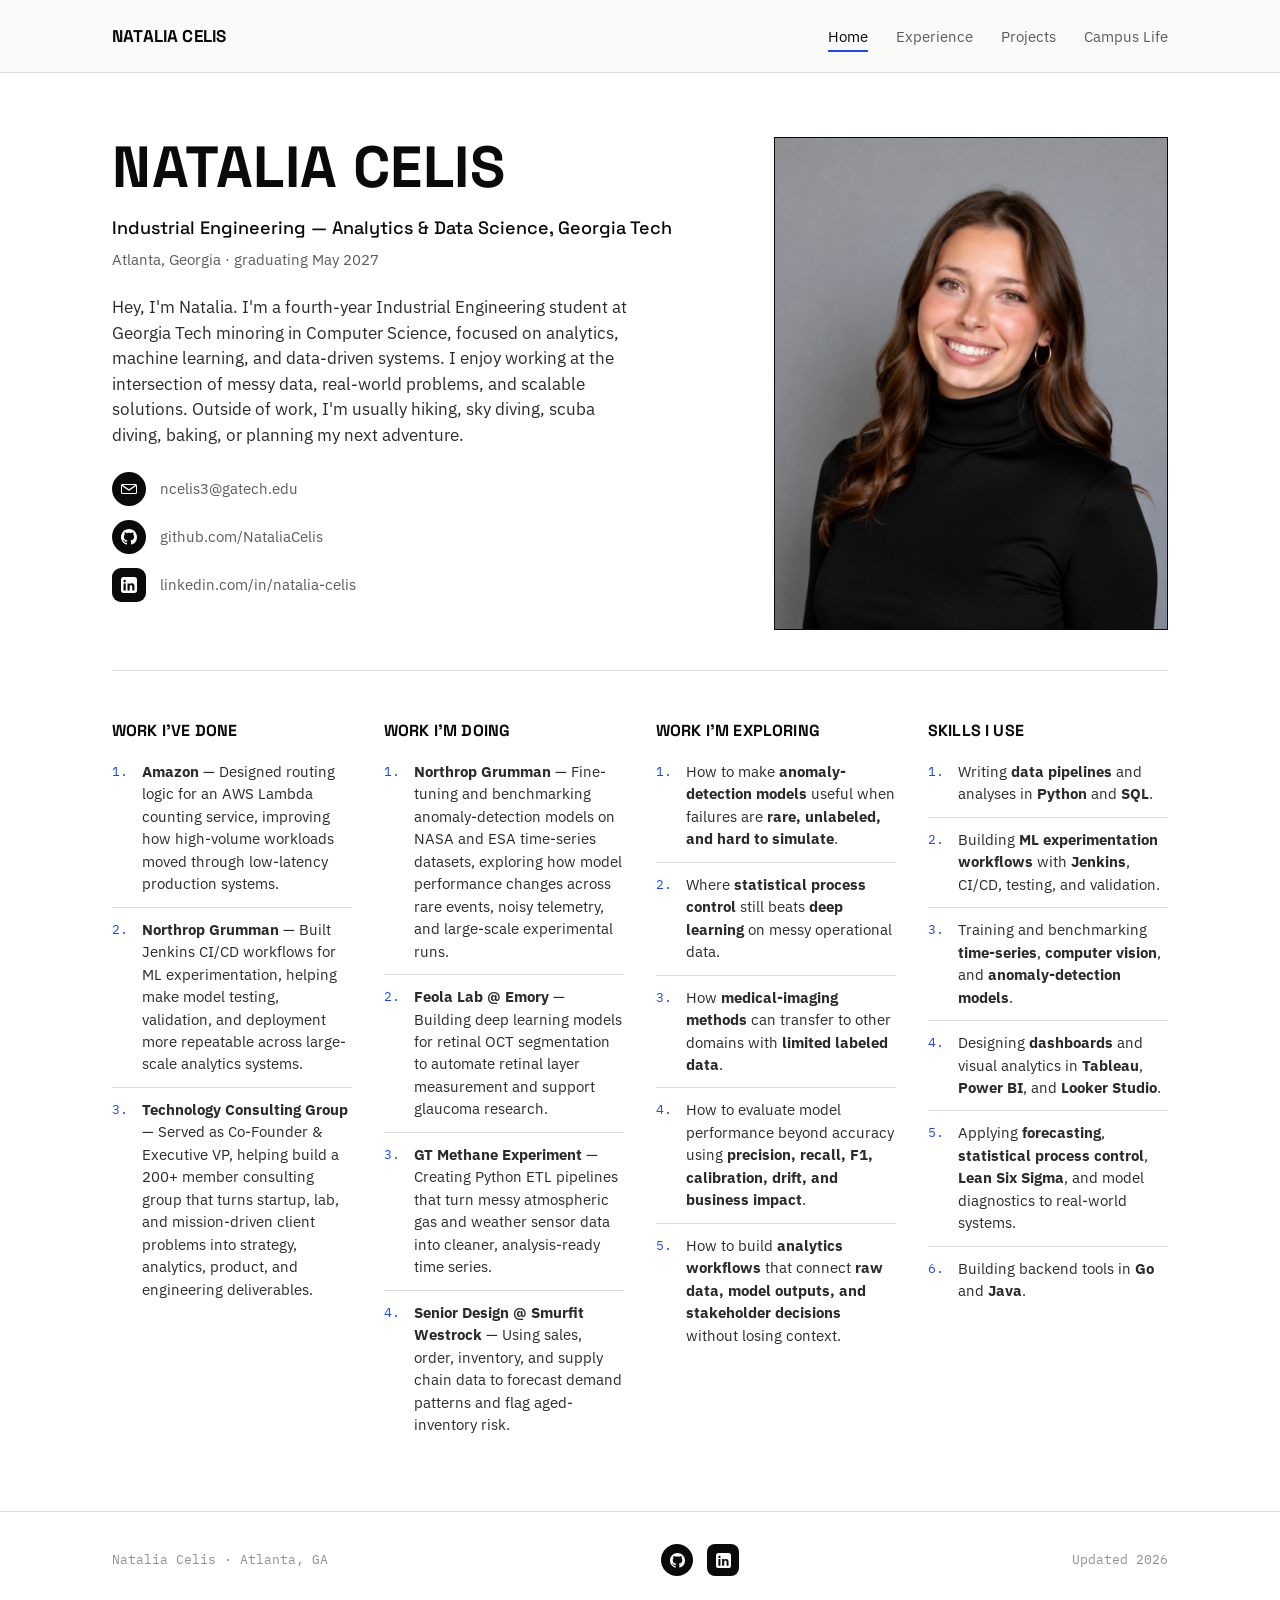
<file: index.html>
<!DOCTYPE html>
<html lang="en">
<head>
  <meta charset="UTF-8">
  <meta name="viewport" content="width=device-width, initial-scale=1.0">
  <title>Natalia Celis — Industrial Engineering, Analytics &amp; Data</title>
  <meta name="description" content="Natalia Celis — Industrial Engineering student at Georgia Tech, concentrating in Analytics and Data Science. Data analytics experience at Northrop Grumman, Amazon, and Emory.">
  <link rel="icon" type="image/svg+xml" href="images/favicon.svg">
  <link rel="stylesheet" href="css/style.css">
</head>
<body>

<header class="site-header">
  <div class="wrap">
    <a href="index.html" class="mark">Natalia Celis</a>
    <nav class="primary">
      <ul>
        <li><a href="index.html" class="active">Home</a></li>
        <li><a href="experience.html">Experience</a></li>
        <li><a href="projects.html">Projects</a></li>
        <li><a href="campus.html">Campus Life</a></li>
      </ul>
    </nav>
    <button class="nav-toggle" aria-label="Toggle menu"><span></span></button>
  </div>
</header>

<main>
  <div class="wrap">

    <section class="hero">
      <div>
        <h1>Natalia Celis</h1>
        <p class="role-line">Industrial Engineering — Analytics &amp; Data Science, Georgia Tech</p>
        <p class="loc-line">Atlanta, Georgia · graduating May 2027</p>
        <p class="intro">Hey, I'm Natalia. I'm a fourth-year Industrial Engineering student at Georgia Tech minoring in Computer Science, focused on analytics, machine learning, and data-driven systems. I enjoy working at the intersection of messy data, real-world problems, and scalable solutions. Outside of work, I'm usually hiking, sky diving, scuba diving, baking, or planning my next adventure.</p>
        <div class="contact-icons">
          <a href="mailto:ncelis3@gatech.edu">
            <span class="icon"><svg viewBox="0 0 16 16" width="16" height="16" xmlns="http://www.w3.org/2000/svg"><path d="M1.5 3A1.5 1.5 0 0 0 0 4.5v7A1.5 1.5 0 0 0 1.5 13h13a1.5 1.5 0 0 0 1.5-1.5v-7A1.5 1.5 0 0 0 14.5 3h-13zm.35 1h12.3L8 8.15 1.85 4zM1 5.1l6.7 4.53a.5.5 0 0 0 .6 0L15 5.1V11.5a.5.5 0 0 1-.5.5h-13a.5.5 0 0 1-.5-.5V5.1z"/></svg></span>
            ncelis3@gatech.edu
          </a>
          <a href="https://github.com/NataliaCelis" target="_blank" rel="noopener">
            <span class="icon"><svg viewBox="0 0 16 16" width="16" height="16" xmlns="http://www.w3.org/2000/svg"><path d="M8 0C3.58 0 0 3.58 0 8c0 3.54 2.29 6.53 5.47 7.59.4.07.55-.17.55-.38 0-.19-.01-.82-.01-1.49-2.01.37-2.53-.49-2.69-.94-.09-.23-.48-.94-.82-1.13-.28-.15-.68-.52-.01-.53.63-.01 1.08.58 1.23.82.72 1.21 1.87.87 2.33.66.07-.52.28-.87.51-1.07-1.78-.2-3.64-.89-3.64-3.95 0-.87.31-1.59.82-2.15-.08-.2-.36-1.02.08-2.12 0 0 .67-.21 2.2.82.64-.18 1.32-.27 2-.27.68 0 1.36.09 2 .27 1.53-1.04 2.2-.82 2.2-.82.44 1.1.16 1.92.08 2.12.51.56.82 1.27.82 2.15 0 3.07-1.87 3.75-3.65 3.95.29.25.54.73.54 1.48 0 1.07-.01 1.93-.01 2.2 0 .21.15.46.55.38A8.01 8.01 0 0 0 16 8c0-4.42-3.58-8-8-8z"/></svg></span>
            github.com/NataliaCelis
          </a>
          <a href="https://www.linkedin.com/in/natalia-celis/" target="_blank" rel="noopener">
            <span class="icon linkedin"><svg viewBox="0 0 16 16" width="16" height="16" xmlns="http://www.w3.org/2000/svg"><path d="M13.5 0h-11C1.12 0 0 1.12 0 2.5v11C0 14.88 1.12 16 2.5 16h11c1.38 0 2.5-1.12 2.5-2.5v-11C16 1.12 14.88 0 13.5 0zM4.75 13.5h-2.2v-7h2.2v7zM3.65 5.4a1.28 1.28 0 1 1 0-2.56 1.28 1.28 0 0 1 0 2.56zM13.5 13.5h-2.2v-3.6c0-.86-.02-1.96-1.2-1.96-1.2 0-1.38.94-1.38 1.9v3.66h-2.2v-7h2.11v.96h.03c.3-.56 1.02-1.15 2.1-1.15 2.25 0 2.66 1.48 2.66 3.4v3.79z"/></svg></span>
            linkedin.com/in/natalia-celis
          </a>
        </div>
      </div>
      <div>
        <div class="headshot-frame">
          <img src="images/headshot.PNG" alt="Portrait of Natalia Celis">
        </div>
      </div>
    </section>

    <section class="section">
      <div class="work-groups">
        <div>
          <h2>Work I've done</h2>
          <ul class="narrative-list compact">
            <li><span class="idx">1.</span><span><strong>Amazon</strong> — Designed routing logic for an AWS Lambda counting service, improving how high-volume workloads moved through low-latency production systems.</span></li>
            <li><span class="idx">2.</span><span><strong>Northrop Grumman</strong> — Built Jenkins CI/CD workflows for ML experimentation, helping make model testing, validation, and deployment more repeatable across large-scale analytics systems.</span></li>
            <li><span class="idx">3.</span><span><strong>Technology Consulting Group</strong> — Served as Co-Founder &amp; Executive VP, helping build a 200+ member consulting group that turns startup, lab, and mission-driven client problems into strategy, analytics, product, and engineering deliverables.</span></li>
          </ul>
        </div>

        <div>
          <h2>Work I'm doing</h2>
          <ul class="narrative-list compact">
            <li><span class="idx">1.</span><span><strong>Northrop Grumman</strong> — Fine-tuning and benchmarking anomaly-detection models on NASA and ESA time-series datasets, exploring how model performance changes across rare events, noisy telemetry, and large-scale experimental runs.</span></li>
            <li><span class="idx">2.</span><span><strong>Feola Lab @ Emory</strong> — Building deep learning models for retinal OCT segmentation to automate retinal layer measurement and support glaucoma research.</span></li>
            <li><span class="idx">3.</span><span><strong>GT Methane Experiment</strong> — Creating Python ETL pipelines that turn messy atmospheric gas and weather sensor data into cleaner, analysis-ready time series.</span></li>
            <li><span class="idx">4.</span><span><strong>Senior Design @ Smurfit Westrock</strong> — Using sales, order, inventory, and supply chain data to forecast demand patterns and flag aged-inventory risk.</span></li>
          </ul>
        </div>

        <div>
          <h2>Work I'm exploring</h2>
          <ul class="narrative-list compact">
            <li><span class="idx">1.</span><span>How to make <strong>anomaly-detection models</strong> useful when failures are <strong>rare, unlabeled, and hard to simulate</strong>.</span></li>
            <li><span class="idx">2.</span><span>Where <strong>statistical process control</strong> still beats <strong>deep learning</strong> on messy operational data.</span></li>
            <li><span class="idx">3.</span><span>How <strong>medical-imaging methods</strong> can transfer to other domains with <strong>limited labeled data</strong>.</span></li>
            <li><span class="idx">4.</span><span>How to evaluate model performance beyond accuracy using <strong>precision, recall, F1, calibration, drift, and business impact</strong>.</span></li>
            <li><span class="idx">5.</span><span>How to build <strong>analytics workflows</strong> that connect <strong>raw data, model outputs, and stakeholder decisions</strong> without losing context.</span></li>
          </ul>
        </div>

        <div>
          <h2>Skills I use</h2>
          <ul class="narrative-list compact">
            <li><span class="idx">1.</span><span>Writing <strong>data pipelines</strong> and analyses in <strong>Python</strong> and <strong>SQL</strong>.</span></li>
            <li><span class="idx">2.</span><span>Building <strong>ML experimentation workflows</strong> with <strong>Jenkins</strong>, CI/CD, testing, and validation.</span></li>
            <li><span class="idx">3.</span><span>Training and benchmarking <strong>time-series</strong>, <strong>computer vision</strong>, and <strong>anomaly-detection models</strong>.</span></li>
            <li><span class="idx">4.</span><span>Designing <strong>dashboards</strong> and visual analytics in <strong>Tableau</strong>, <strong>Power BI</strong>, and <strong>Looker Studio</strong>.</span></li>
            <li><span class="idx">5.</span><span>Applying <strong>forecasting</strong>, <strong>statistical process control</strong>, <strong>Lean Six Sigma</strong>, and model diagnostics to real-world systems.</span></li>
            <li><span class="idx">6.</span><span>Building backend tools in <strong>Go</strong> and <strong>Java</strong>.</span></li>
          </ul>
        </div>
      </div>
    </section>

  </div>
</main>

<footer class="site-footer">
  <div class="wrap">
    <span class="fine">Natalia Celis · Atlanta, GA</span>
    <div class="footer-icons">
      <a href="https://github.com/NataliaCelis" target="_blank" rel="noopener" aria-label="GitHub">
        <svg viewBox="0 0 16 16" width="16" height="16" xmlns="http://www.w3.org/2000/svg"><path d="M8 0C3.58 0 0 3.58 0 8c0 3.54 2.29 6.53 5.47 7.59.4.07.55-.17.55-.38 0-.19-.01-.82-.01-1.49-2.01.37-2.53-.49-2.69-.94-.09-.23-.48-.94-.82-1.13-.28-.15-.68-.52-.01-.53.63-.01 1.08.58 1.23.82.72 1.21 1.87.87 2.33.66.07-.52.28-.87.51-1.07-1.78-.2-3.64-.89-3.64-3.95 0-.87.31-1.59.82-2.15-.08-.2-.36-1.02.08-2.12 0 0 .67-.21 2.2.82.64-.18 1.32-.27 2-.27.68 0 1.36.09 2 .27 1.53-1.04 2.2-.82 2.2-.82.44 1.1.16 1.92.08 2.12.51.56.82 1.27.82 2.15 0 3.07-1.87 3.75-3.65 3.95.29.25.54.73.54 1.48 0 1.07-.01 1.93-.01 2.2 0 .21.15.46.55.38A8.01 8.01 0 0 0 16 8c0-4.42-3.58-8-8-8z"/></svg>
      </a>
      <a href="https://www.linkedin.com/in/natalia-celis/" target="_blank" rel="noopener" aria-label="LinkedIn" class="linkedin"><svg viewBox="0 0 16 16" width="16" height="16" xmlns="http://www.w3.org/2000/svg"><path d="M13.5 0h-11C1.12 0 0 1.12 0 2.5v11C0 14.88 1.12 16 2.5 16h11c1.38 0 2.5-1.12 2.5-2.5v-11C16 1.12 14.88 0 13.5 0zM4.75 13.5h-2.2v-7h2.2v7zM3.65 5.4a1.28 1.28 0 1 1 0-2.56 1.28 1.28 0 0 1 0 2.56zM13.5 13.5h-2.2v-3.6c0-.86-.02-1.96-1.2-1.96-1.2 0-1.38.94-1.38 1.9v3.66h-2.2v-7h2.11v.96h.03c.3-.56 1.02-1.15 2.1-1.15 2.25 0 2.66 1.48 2.66 3.4v3.79z"/></svg></a>
    </div>
    <span class="fine">Updated 2026</span>
  </div>
</footer>

<script src="js/main.js"></script>
</body>
</html>
</file>
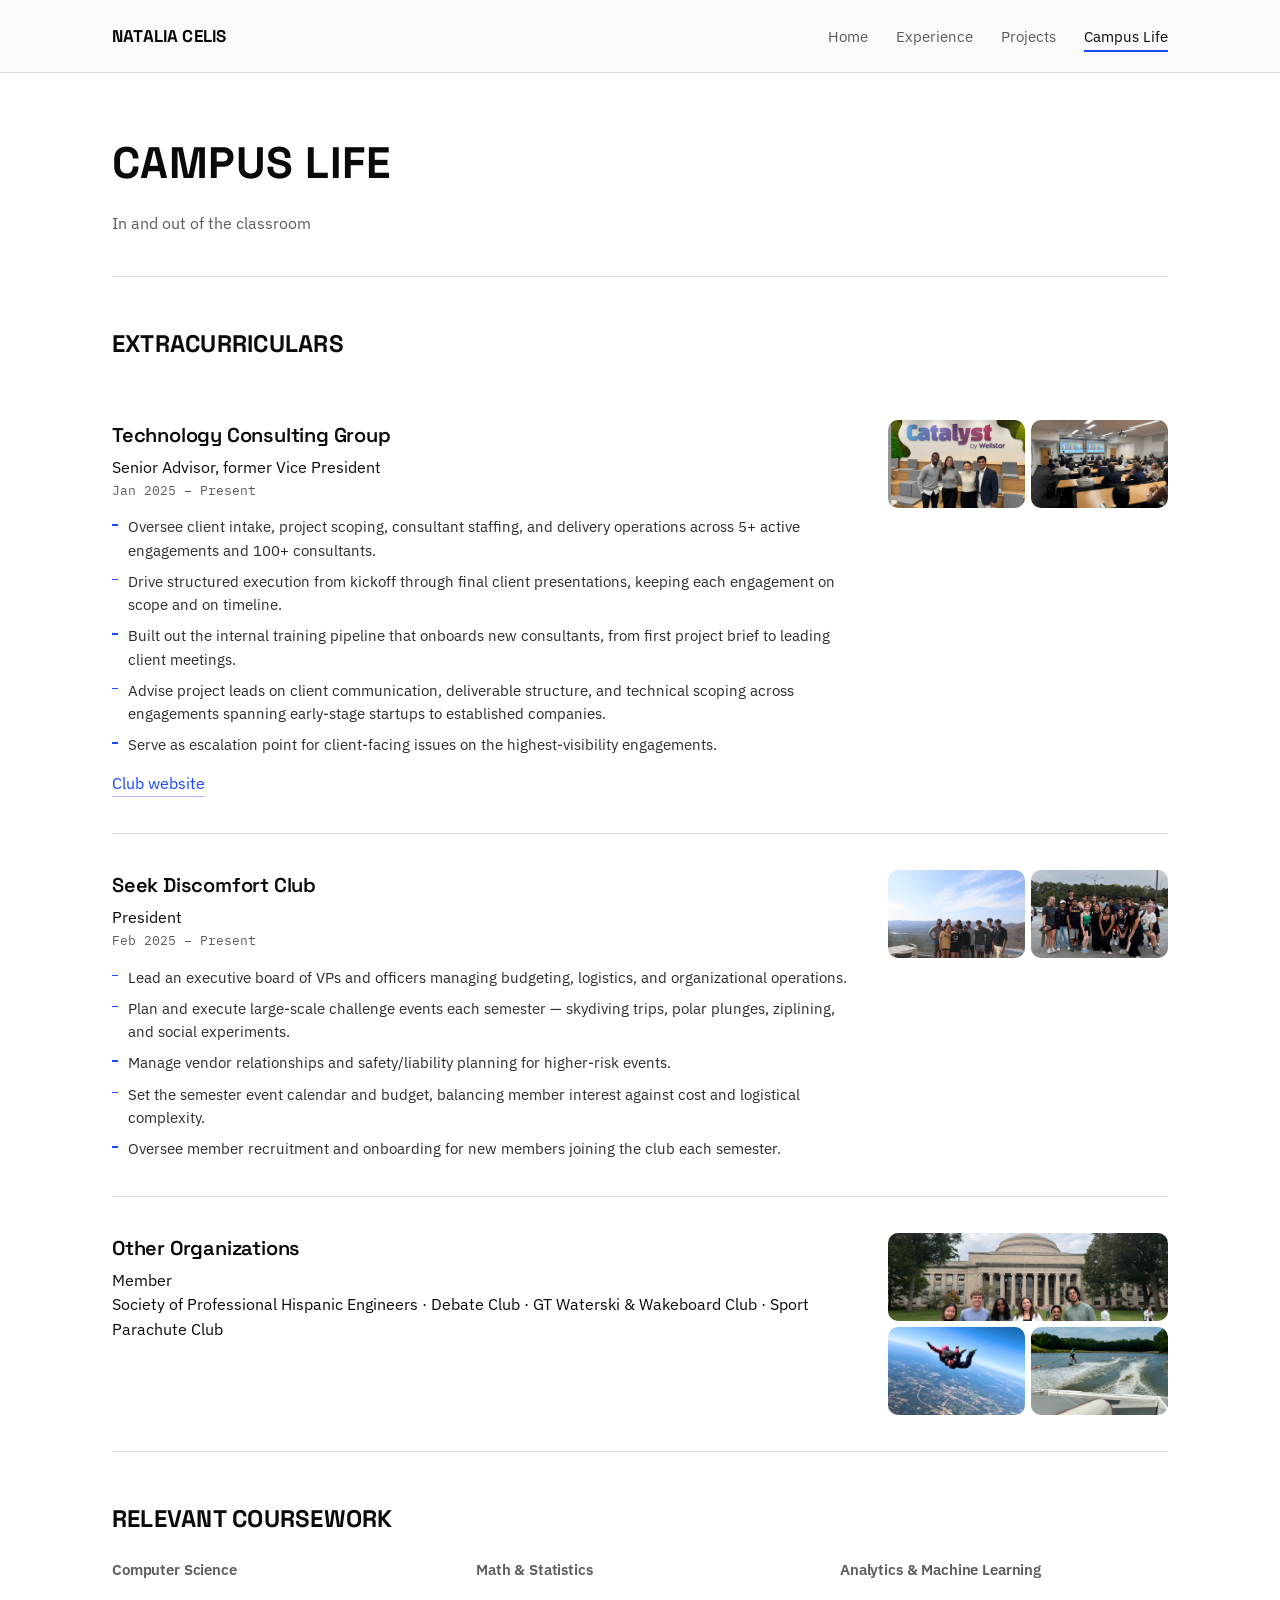
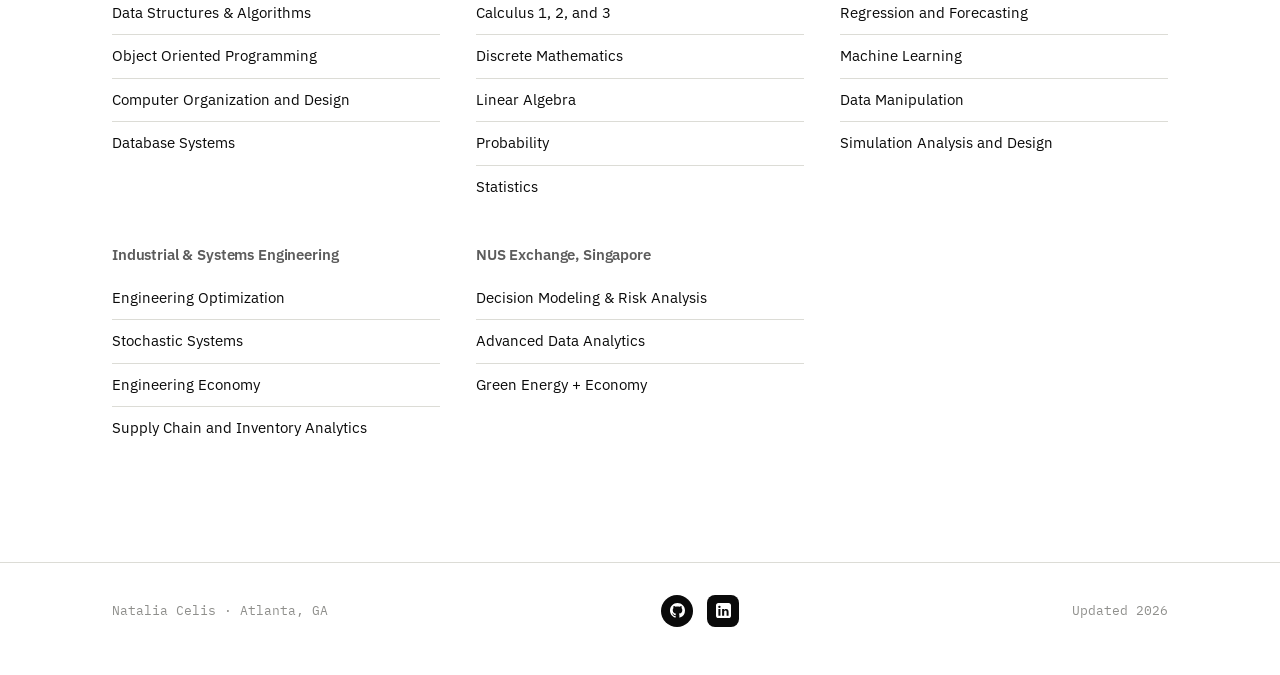
<file: campus.html>
<!DOCTYPE html>
<html lang="en">
<head>
  <meta charset="UTF-8">
  <meta name="viewport" content="width=device-width, initial-scale=1.0">
  <title>Campus Life — Natalia Celis</title>
  <link rel="stylesheet" href="css/style.css">
</head>
<body>

<header class="site-header">
  <div class="wrap">
    <a href="index.html" class="mark">Natalia Celis</a>
    <nav class="primary">
      <ul>
        <li><a href="index.html">Home</a></li>
        <li><a href="experience.html">Experience</a></li>
        <li><a href="projects.html">Projects</a></li>
        <li><a href="campus.html" class="active">Campus Life</a></li>
      </ul>
    </nav>
    <button class="nav-toggle" aria-label="Toggle menu"><span></span></button>
  </div>
</header>

<main>
  <div class="wrap">

    <div class="page-head">
      <h1>Campus Life</h1>
      <p class="sub">In and out of the classroom</p>
    </div>

    <div class="section">
      <h2>Extracurriculars</h2>

      <div class="club">
        <div class="content">
          <h3>Technology Consulting Group</h3>
          <p class="role">Senior Advisor, former Vice President</p>
          <p class="dates">Jan 2025 – Present</p>
          <ul class="bullets">
            <li>Oversee client intake, project scoping, consultant staffing, and delivery operations across 5+ active engagements and 100+ consultants.</li>
            <li>Drive structured execution from kickoff through final client presentations, keeping each engagement on scope and on timeline.</li>
            <li>Built out the internal training pipeline that onboards new consultants, from first project brief to leading client meetings.</li>
            <li>Advise project leads on client communication, deliverable structure, and technical scoping across engagements spanning early-stage startups to established companies.</li>
            <li>Serve as escalation point for client-facing issues on the highest-visibility engagements.</li>
          </ul>
          <div class="links">
            <a class="link" href="https://gttcg.org/" target="_blank" rel="noopener">Club website</a>
          </div>
        </div>
        <div class="collage">
          <img src="images/tcg2.png" alt="">
          <img src="images/tcg1.png" alt="">
        </div>
      </div>

      <div class="club">
        <div class="content">
          <h3>Seek Discomfort Club</h3>
          <p class="role">President</p>
          <p class="dates">Feb 2025 – Present</p>
          <ul class="bullets">
            <li>Lead an executive board of VPs and officers managing budgeting, logistics, and organizational operations.</li>
            <li>Plan and execute large-scale challenge events each semester — skydiving trips, polar plunges, ziplining, and social experiments.</li>
            <li>Manage vendor relationships and safety/liability planning for higher-risk events.</li>
            <li>Set the semester event calendar and budget, balancing member interest against cost and logistical complexity.</li>
            <li>Oversee member recruitment and onboarding for new members joining the club each semester.</li>
          </ul>
        </div>
        <div class="collage">
          <img src="images/seek1.JPG" alt="">
          <img src="images/seek2.png" alt="">
        </div>
      </div>

      <div class="club">
        <div class="content">
          <h3>Other Organizations</h3>
          <p class="role">Member</p>
          <p class="loc">Society of Professional Hispanic Engineers · Debate Club · GT Waterski &amp; Wakeboard Club · Sport Parachute Club</p>
        </div>
        <div class="collage">
          <img src="images/debate.png" alt="">
          <img src="images/sky.jpg" alt="">
          <img src="images/wake.png" alt="">
        </div>
      </div>

    <div class="section">
      <h2>Relevant coursework</h2>

      <div class="course-groups">
        <div class="course-group">
          <h3>Computer Science</h3>
          <ul>
            <li>Data Structures &amp; Algorithms</li>
            <li>Object Oriented Programming</li>
            <li>Computer Organization and Design</li>
            <li>Database Systems</li>
          </ul>
        </div>
        <div class="course-group">
          <h3>Math &amp; Statistics</h3>
          <ul>
            <li>Calculus 1, 2, and 3</li>
            <li>Discrete Mathematics</li>
            <li>Linear Algebra</li>
            <li>Probability</li>
            <li>Statistics</li>
          </ul>
        </div>
        <div class="course-group">
          <h3>Analytics &amp; Machine Learning</h3>
          <ul>
            <li>Regression and Forecasting</li>
            <li>Machine Learning</li>
            <li>Data Manipulation</li>
            <li>Simulation Analysis and Design</li>
          </ul>
        </div>
        <div class="course-group">
          <h3>Industrial &amp; Systems Engineering</h3>
          <ul>
            <li>Engineering Optimization</li>
            <li>Stochastic Systems</li>
            <li>Engineering Economy</li>
            <li>Supply Chain and Inventory Analytics</li>
          </ul>
        </div>
        <div class="course-group">
          <h3>NUS Exchange, Singapore</h3>
          <ul>
            <li>Decision Modeling &amp; Risk Analysis</li>
            <li>Advanced Data Analytics</li>
            <li>Green Energy + Economy</li>
          </ul>
        </div>
      </div>

    </div>

  </div>
</main>

<footer class="site-footer">
  <div class="wrap">
    <span class="fine">Natalia Celis · Atlanta, GA</span>
    <div class="footer-icons">
      <a href="https://github.com/NataliaCelis" target="_blank" rel="noopener" aria-label="GitHub">
        <svg viewBox="0 0 16 16" width="16" height="16" xmlns="http://www.w3.org/2000/svg"><path d="M8 0C3.58 0 0 3.58 0 8c0 3.54 2.29 6.53 5.47 7.59.4.07.55-.17.55-.38 0-.19-.01-.82-.01-1.49-2.01.37-2.53-.49-2.69-.94-.09-.23-.48-.94-.82-1.13-.28-.15-.68-.52-.01-.53.63-.01 1.08.58 1.23.82.72 1.21 1.87.87 2.33.66.07-.52.28-.87.51-1.07-1.78-.2-3.64-.89-3.64-3.95 0-.87.31-1.59.82-2.15-.08-.2-.36-1.02.08-2.12 0 0 .67-.21 2.2.82.64-.18 1.32-.27 2-.27.68 0 1.36.09 2 .27 1.53-1.04 2.2-.82 2.2-.82.44 1.1.16 1.92.08 2.12.51.56.82 1.27.82 2.15 0 3.07-1.87 3.75-3.65 3.95.29.25.54.73.54 1.48 0 1.07-.01 1.93-.01 2.2 0 .21.15.46.55.38A8.01 8.01 0 0 0 16 8c0-4.42-3.58-8-8-8z"/></svg>
      </a>
      <a href="https://www.linkedin.com/in/natalia-celis/" target="_blank" rel="noopener" aria-label="LinkedIn" class="linkedin"><svg viewBox="0 0 16 16" width="16" height="16" xmlns="http://www.w3.org/2000/svg"><path d="M13.5 0h-11C1.12 0 0 1.12 0 2.5v11C0 14.88 1.12 16 2.5 16h11c1.38 0 2.5-1.12 2.5-2.5v-11C16 1.12 14.88 0 13.5 0zM4.75 13.5h-2.2v-7h2.2v7zM3.65 5.4a1.28 1.28 0 1 1 0-2.56 1.28 1.28 0 0 1 0 2.56zM13.5 13.5h-2.2v-3.6c0-.86-.02-1.96-1.2-1.96-1.2 0-1.38.94-1.38 1.9v3.66h-2.2v-7h2.11v.96h.03c.3-.56 1.02-1.15 2.1-1.15 2.25 0 2.66 1.48 2.66 3.4v3.79z"/></svg></a>
    </div>
    <span class="fine">Updated 2026</span>
  </div>
</footer>

<script src="js/main.js"></script>
</body>
</html>
</file>
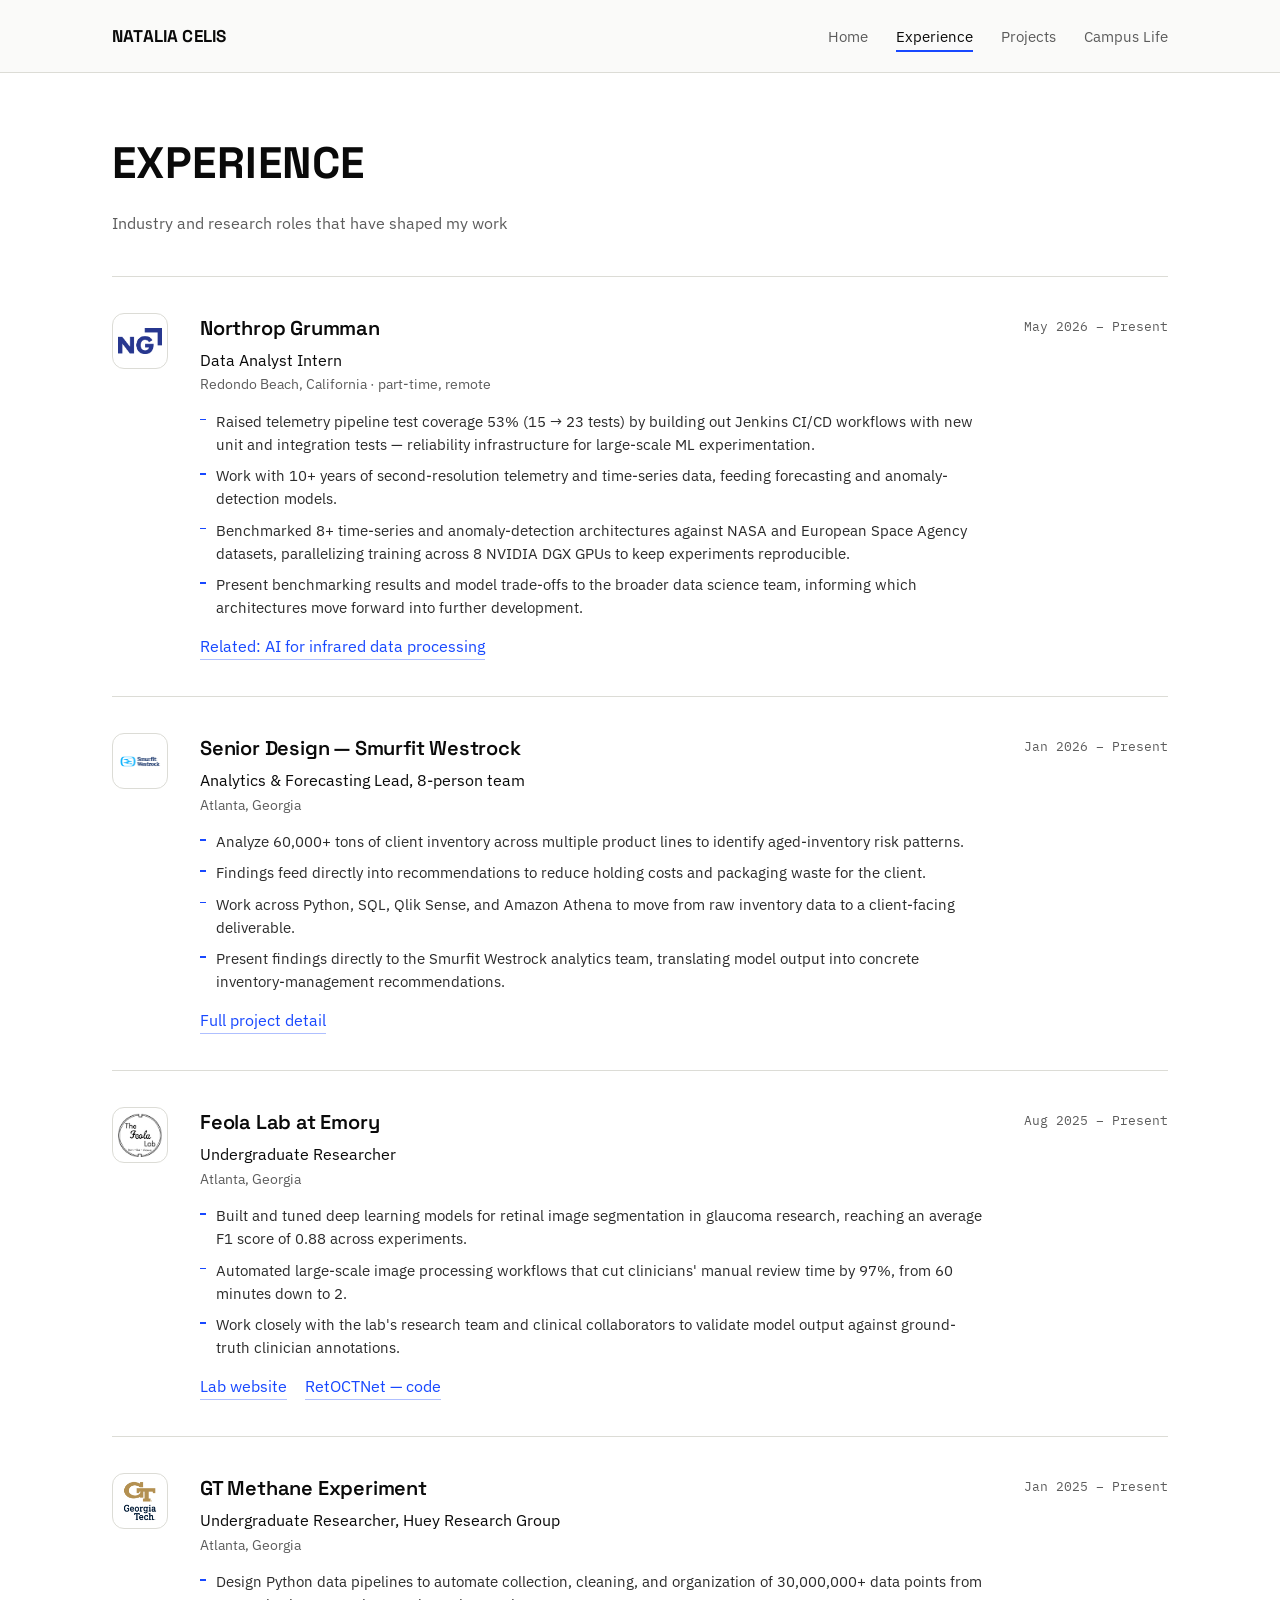
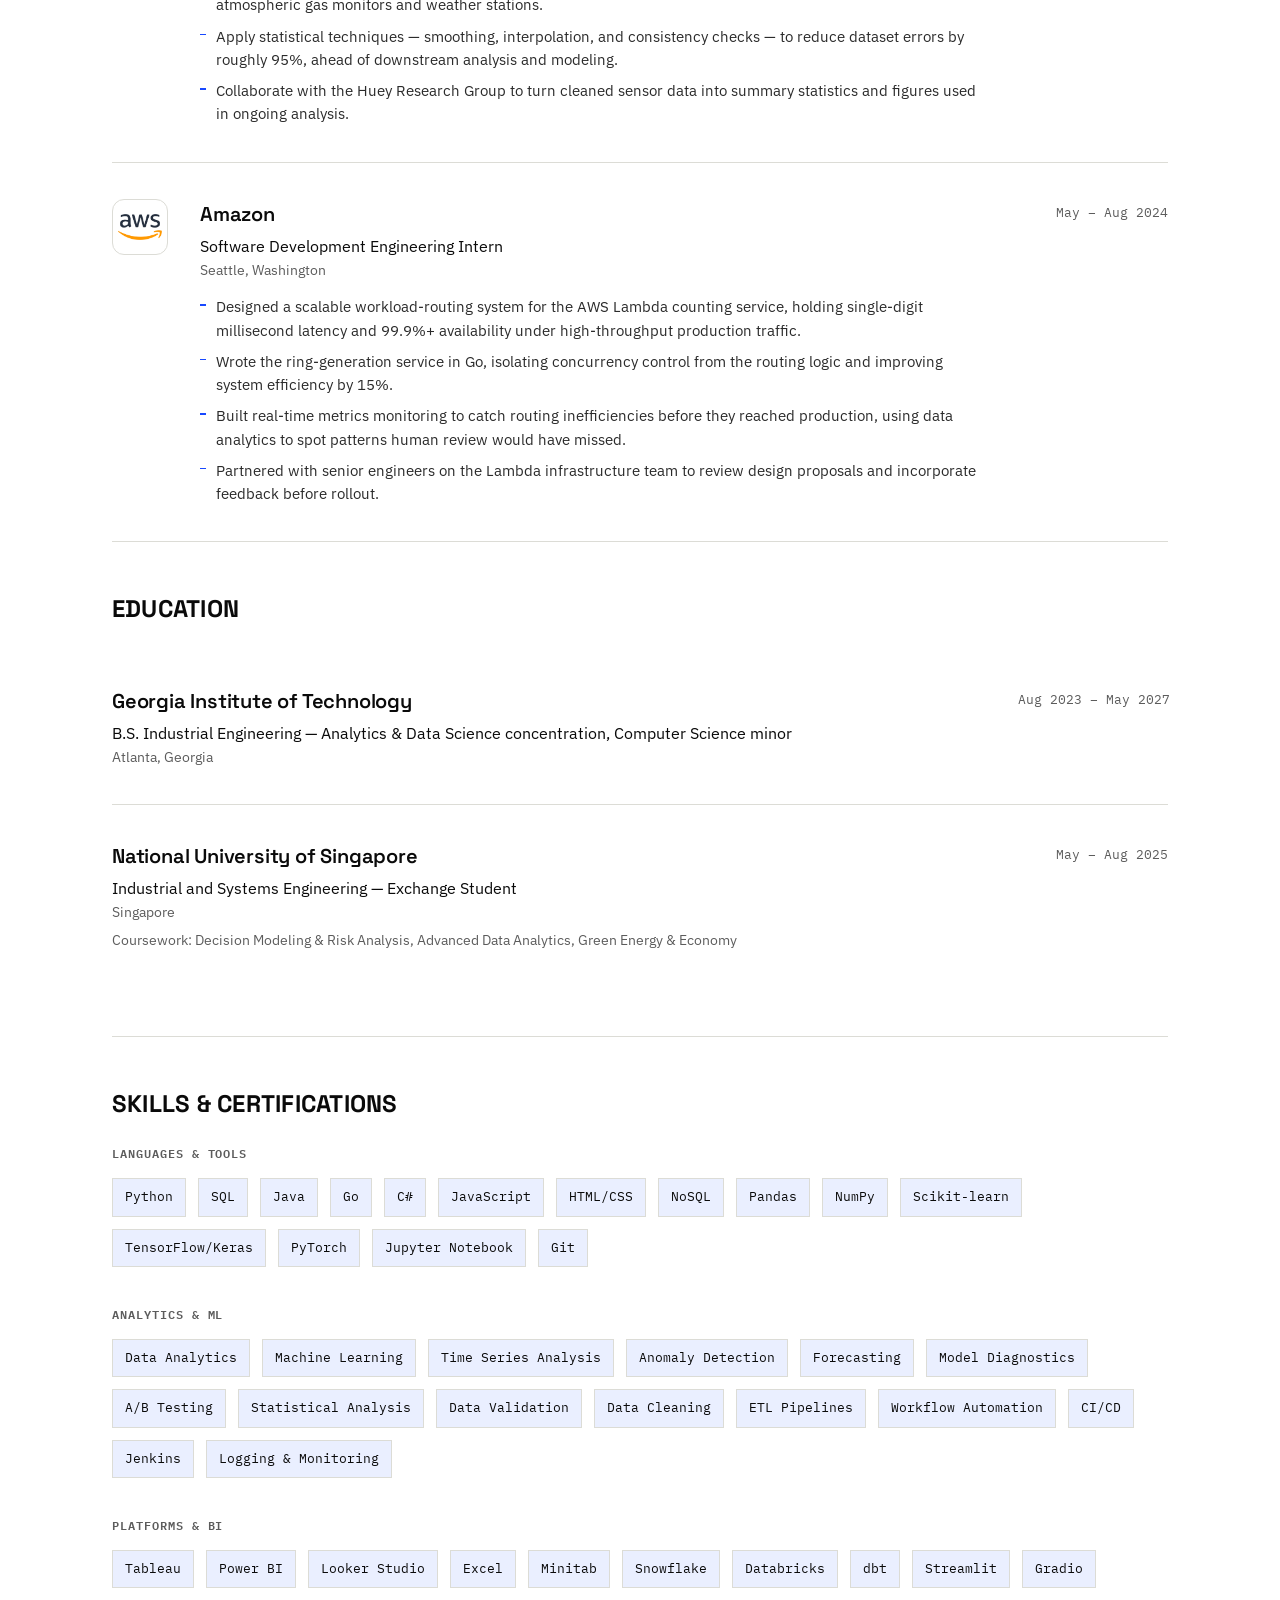
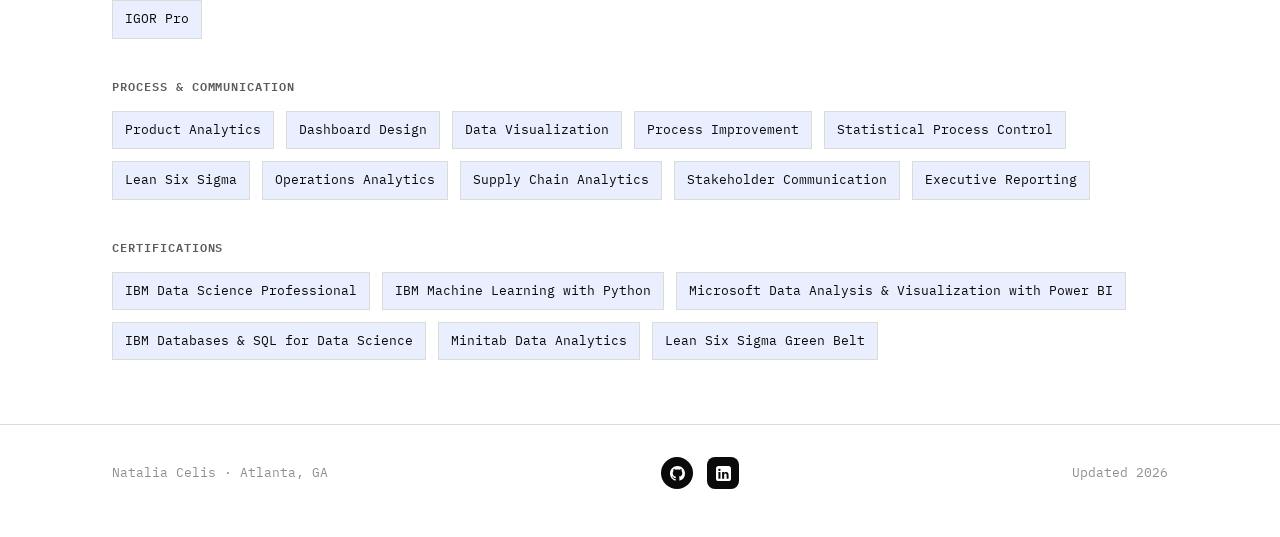
<file: experience.html>
<!DOCTYPE html>
<html lang="en">
<head>
  <meta charset="UTF-8">
  <meta name="viewport" content="width=device-width, initial-scale=1.0">
  <title>Experience — Natalia Celis</title>
  <link rel="icon" type="image/svg+xml" href="images/favicon.svg">
  <link rel="stylesheet" href="css/style.css">
</head>
<body>

<header class="site-header">
  <div class="wrap">
    <a href="index.html" class="mark">Natalia Celis</a>
    <nav class="primary">
      <ul>
        <li><a href="index.html">Home</a></li>
        <li><a href="experience.html" class="active">Experience</a></li>
        <li><a href="projects.html">Projects</a></li>
        <li><a href="campus.html">Campus Life</a></li>
      </ul>
    </nav>
    <button class="nav-toggle" aria-label="Toggle menu"><span></span></button>
  </div>
</header>

<main>
  <div class="wrap">

    <div class="page-head">
      <h1>Experience</h1>
      <p class="sub">Industry and research roles that have shaped my work</p>
    </div>

    <div class="row has-logo">
      <div class="logo"><img src="images/ng.png" alt="Northrop Grumman logo"></div>
      <div class="content">
        <h3>Northrop Grumman</h3>
        <p class="role">Data Analyst Intern</p>
        <p class="loc">Redondo Beach, California · part-time, remote</p>
        <ul class="bullets">
          <li>Raised telemetry pipeline test coverage 53% (15 → 23 tests) by building out Jenkins CI/CD workflows with new unit and integration tests — reliability infrastructure for large-scale ML experimentation.</li>
          <li>Work with 10+ years of second-resolution telemetry and time-series data, feeding forecasting and anomaly-detection models.</li>
          <li>Benchmarked 8+ time-series and anomaly-detection architectures against NASA and European Space Agency datasets, parallelizing training across 8 NVIDIA DGX GPUs to keep experiments reproducible.</li>
          <li>Present benchmarking results and model trade-offs to the broader data science team, informing which architectures move forward into further development.</li>
        </ul>
        <div class="links">
          <a class="link" href="https://www.northropgrumman.com/what-we-do/mission-solutions/artificial-intelligence-and-machine-learning/automatic-win-using-ai-to-process-data-faster" target="_blank" rel="noopener">Related: AI for infrared data processing</a>
        </div>
      </div>
      <div class="rail">May 2026 – Present</div>
    </div>

    <div class="row has-logo">
      <div class="logo"><img src="images/smurf.jpg" alt="Smurfit Westrock logo"></div>
      <div class="content">
        <h3>Senior Design — Smurfit Westrock</h3>
        <p class="role">Analytics &amp; Forecasting Lead, 8-person team</p>
        <p class="loc">Atlanta, Georgia</p>
        <ul class="bullets">
          <li>Analyze 60,000+ tons of client inventory across multiple product lines to identify aged-inventory risk patterns.</li>
          <li>Findings feed directly into recommendations to reduce holding costs and packaging waste for the client.</li>
          <li>Work across Python, SQL, Qlik Sense, and Amazon Athena to move from raw inventory data to a client-facing deliverable.</li>
          <li>Present findings directly to the Smurfit Westrock analytics team, translating model output into concrete inventory-management recommendations.</li>
        </ul>
        <div class="links">
          <a class="link" href="projects.html">Full project detail</a>
        </div>
      </div>
      <div class="rail">Jan 2026 – Present</div>
    </div>

    <div class="row has-logo">
      <div class="logo"><img src="images/feola.jpeg" alt="Feola Lab logo"></div>
      <div class="content">
        <h3>Feola Lab at Emory</h3>
        <p class="role">Undergraduate Researcher</p>
        <p class="loc">Atlanta, Georgia</p>
        <ul class="bullets">
          <li>Built and tuned deep learning models for retinal image segmentation in glaucoma research, reaching an average F1 score of 0.88 across experiments.</li>
          <li>Automated large-scale image processing workflows that cut clinicians' manual review time by 97%, from 60 minutes down to 2.</li>
          <li>Work closely with the lab's research team and clinical collaborators to validate model output against ground-truth clinician annotations.</li>
        </ul>
        <div class="links">
          <a class="link" href="https://feola.bme.gatech.edu/" target="_blank" rel="noopener">Lab website</a>
          <a class="link" href="https://github.com/NataliaCelis/RetOCTNet" target="_blank" rel="noopener">RetOCTNet — code</a>
        </div>
      </div>
      <div class="rail">Aug 2025 – Present</div>
    </div>

    <div class="row has-logo">
      <div class="logo"><img src="images/gt.png" alt="GT Methane Experiment logo"></div>
      <div class="content">
        <h3>GT Methane Experiment</h3>
        <p class="role">Undergraduate Researcher, Huey Research Group</p>
        <p class="loc">Atlanta, Georgia</p>
        <ul class="bullets">
          <li>Design Python data pipelines to automate collection, cleaning, and organization of 30,000,000+ data points from atmospheric gas monitors and weather stations.</li>
          <li>Apply statistical techniques — smoothing, interpolation, and consistency checks — to reduce dataset errors by roughly 95%, ahead of downstream analysis and modeling.</li>
          <li>Collaborate with the Huey Research Group to turn cleaned sensor data into summary statistics and figures used in ongoing analysis.</li>
        </ul>
      </div>
      <div class="rail">Jan 2025 – Present</div>
    </div>

    <div class="row has-logo">
      <div class="logo"><img src="images/aws.png" alt="Amazon logo"></div>
      <div class="content">
        <h3>Amazon</h3>
        <p class="role">Software Development Engineering Intern</p>
        <p class="loc">Seattle, Washington</p>
        <ul class="bullets">
          <li>Designed a scalable workload-routing system for the AWS Lambda counting service, holding single-digit millisecond latency and 99.9%+ availability under high-throughput production traffic.</li>
          <li>Wrote the ring-generation service in Go, isolating concurrency control from the routing logic and improving system efficiency by 15%.</li>
          <li>Built real-time metrics monitoring to catch routing inefficiencies before they reached production, using data analytics to spot patterns human review would have missed.</li>
          <li>Partnered with senior engineers on the Lambda infrastructure team to review design proposals and incorporate feedback before rollout.</li>
        </ul>
      </div>
      <div class="rail">May – Aug 2024</div>
    </div>

    <div class="section">
      <h2>Education</h2>
      <div class="row" style="border-bottom:1px solid var(--line);">
        <div class="content">
          <h3>Georgia Institute of Technology</h3>
          <p class="role">B.S. Industrial Engineering — Analytics &amp; Data Science concentration, Computer Science minor</p>
          <p class="loc">Atlanta, Georgia</p>
        </div>
        <div class="rail">Aug 2023 – May 2027</div>
      </div>
      <div class="row">
        <div class="content">
          <h3>National University of Singapore</h3>
          <p class="role">Industrial and Systems Engineering — Exchange Student</p>
          <p class="loc">Singapore</p>
          <p class="loc" style="margin-top:6px;">Coursework: Decision Modeling &amp; Risk Analysis, Advanced Data Analytics, Green Energy &amp; Economy</p>
        </div>
        <div class="rail">May – Aug 2025</div>
      </div>
    </div>

    <div class="section">
      <h2>Skills &amp; certifications</h2>

      <div class="skills-group">
        <h3>Languages &amp; Tools</h3>
        <div class="tag-grid">
          <span>Python</span><span>SQL</span><span>Java</span><span>Go</span><span>C#</span>
          <span>JavaScript</span><span>HTML/CSS</span><span>NoSQL</span>
          <span>Pandas</span><span>NumPy</span><span>Scikit-learn</span><span>TensorFlow/Keras</span>
          <span>PyTorch</span><span>Jupyter Notebook</span><span>Git</span>
        </div>
      </div>

      <div class="skills-group">
        <h3>Analytics &amp; ML</h3>
        <div class="tag-grid">
          <span>Data Analytics</span><span>Machine Learning</span><span>Time Series Analysis</span>
          <span>Anomaly Detection</span><span>Forecasting</span><span>Model Diagnostics</span>
          <span>A/B Testing</span><span>Statistical Analysis</span><span>Data Validation</span>
          <span>Data Cleaning</span><span>ETL Pipelines</span><span>Workflow Automation</span>
          <span>CI/CD</span><span>Jenkins</span><span>Logging &amp; Monitoring</span>
        </div>
      </div>

      <div class="skills-group">
        <h3>Platforms &amp; BI</h3>
        <div class="tag-grid">
          <span>Tableau</span><span>Power BI</span><span>Looker Studio</span><span>Excel</span>
          <span>Minitab</span><span>Snowflake</span><span>Databricks</span><span>dbt</span>
          <span>Streamlit</span><span>Gradio</span><span>IGOR Pro</span>
        </div>
      </div>

      <div class="skills-group">
        <h3>Process &amp; Communication</h3>
        <div class="tag-grid">
          <span>Product Analytics</span><span>Dashboard Design</span><span>Data Visualization</span>
          <span>Process Improvement</span><span>Statistical Process Control</span>
          <span>Lean Six Sigma</span><span>Operations Analytics</span><span>Supply Chain Analytics</span>
          <span>Stakeholder Communication</span><span>Executive Reporting</span>
        </div>
      </div>

      <div class="skills-group">
        <h3>Certifications</h3>
        <div class="tag-grid">
          <span>IBM Data Science Professional</span>
          <span>IBM Machine Learning with Python</span>
          <span>Microsoft Data Analysis &amp; Visualization with Power BI</span>
          <span>IBM Databases &amp; SQL for Data Science</span>
          <span>Minitab Data Analytics</span>
          <span>Lean Six Sigma Green Belt</span>
        </div>
      </div>
    </div>

  </div>
</main>

<footer class="site-footer">
  <div class="wrap">
    <span class="fine">Natalia Celis · Atlanta, GA</span>
    <div class="footer-icons">
      <a href="https://github.com/NataliaCelis" target="_blank" rel="noopener" aria-label="GitHub">
        <svg viewBox="0 0 16 16" width="16" height="16" xmlns="http://www.w3.org/2000/svg"><path d="M8 0C3.58 0 0 3.58 0 8c0 3.54 2.29 6.53 5.47 7.59.4.07.55-.17.55-.38 0-.19-.01-.82-.01-1.49-2.01.37-2.53-.49-2.69-.94-.09-.23-.48-.94-.82-1.13-.28-.15-.68-.52-.01-.53.63-.01 1.08.58 1.23.82.72 1.21 1.87.87 2.33.66.07-.52.28-.87.51-1.07-1.78-.2-3.64-.89-3.64-3.95 0-.87.31-1.59.82-2.15-.08-.2-.36-1.02.08-2.12 0 0 .67-.21 2.2.82.64-.18 1.32-.27 2-.27.68 0 1.36.09 2 .27 1.53-1.04 2.2-.82 2.2-.82.44 1.1.16 1.92.08 2.12.51.56.82 1.27.82 2.15 0 3.07-1.87 3.75-3.65 3.95.29.25.54.73.54 1.48 0 1.07-.01 1.93-.01 2.2 0 .21.15.46.55.38A8.01 8.01 0 0 0 16 8c0-4.42-3.58-8-8-8z"/></svg>
      </a>
      <a href="https://www.linkedin.com/in/natalia-celis/" target="_blank" rel="noopener" aria-label="LinkedIn" class="linkedin"><svg viewBox="0 0 16 16" width="16" height="16" xmlns="http://www.w3.org/2000/svg"><path d="M13.5 0h-11C1.12 0 0 1.12 0 2.5v11C0 14.88 1.12 16 2.5 16h11c1.38 0 2.5-1.12 2.5-2.5v-11C16 1.12 14.88 0 13.5 0zM4.75 13.5h-2.2v-7h2.2v7zM3.65 5.4a1.28 1.28 0 1 1 0-2.56 1.28 1.28 0 0 1 0 2.56zM13.5 13.5h-2.2v-3.6c0-.86-.02-1.96-1.2-1.96-1.2 0-1.38.94-1.38 1.9v3.66h-2.2v-7h2.11v.96h.03c.3-.56 1.02-1.15 2.1-1.15 2.25 0 2.66 1.48 2.66 3.4v3.79z"/></svg></a>
    </div>
    <span class="fine">Updated 2026</span>
  </div>
</footer>

<script src="js/main.js"></script>
</body>
</html>
</file>
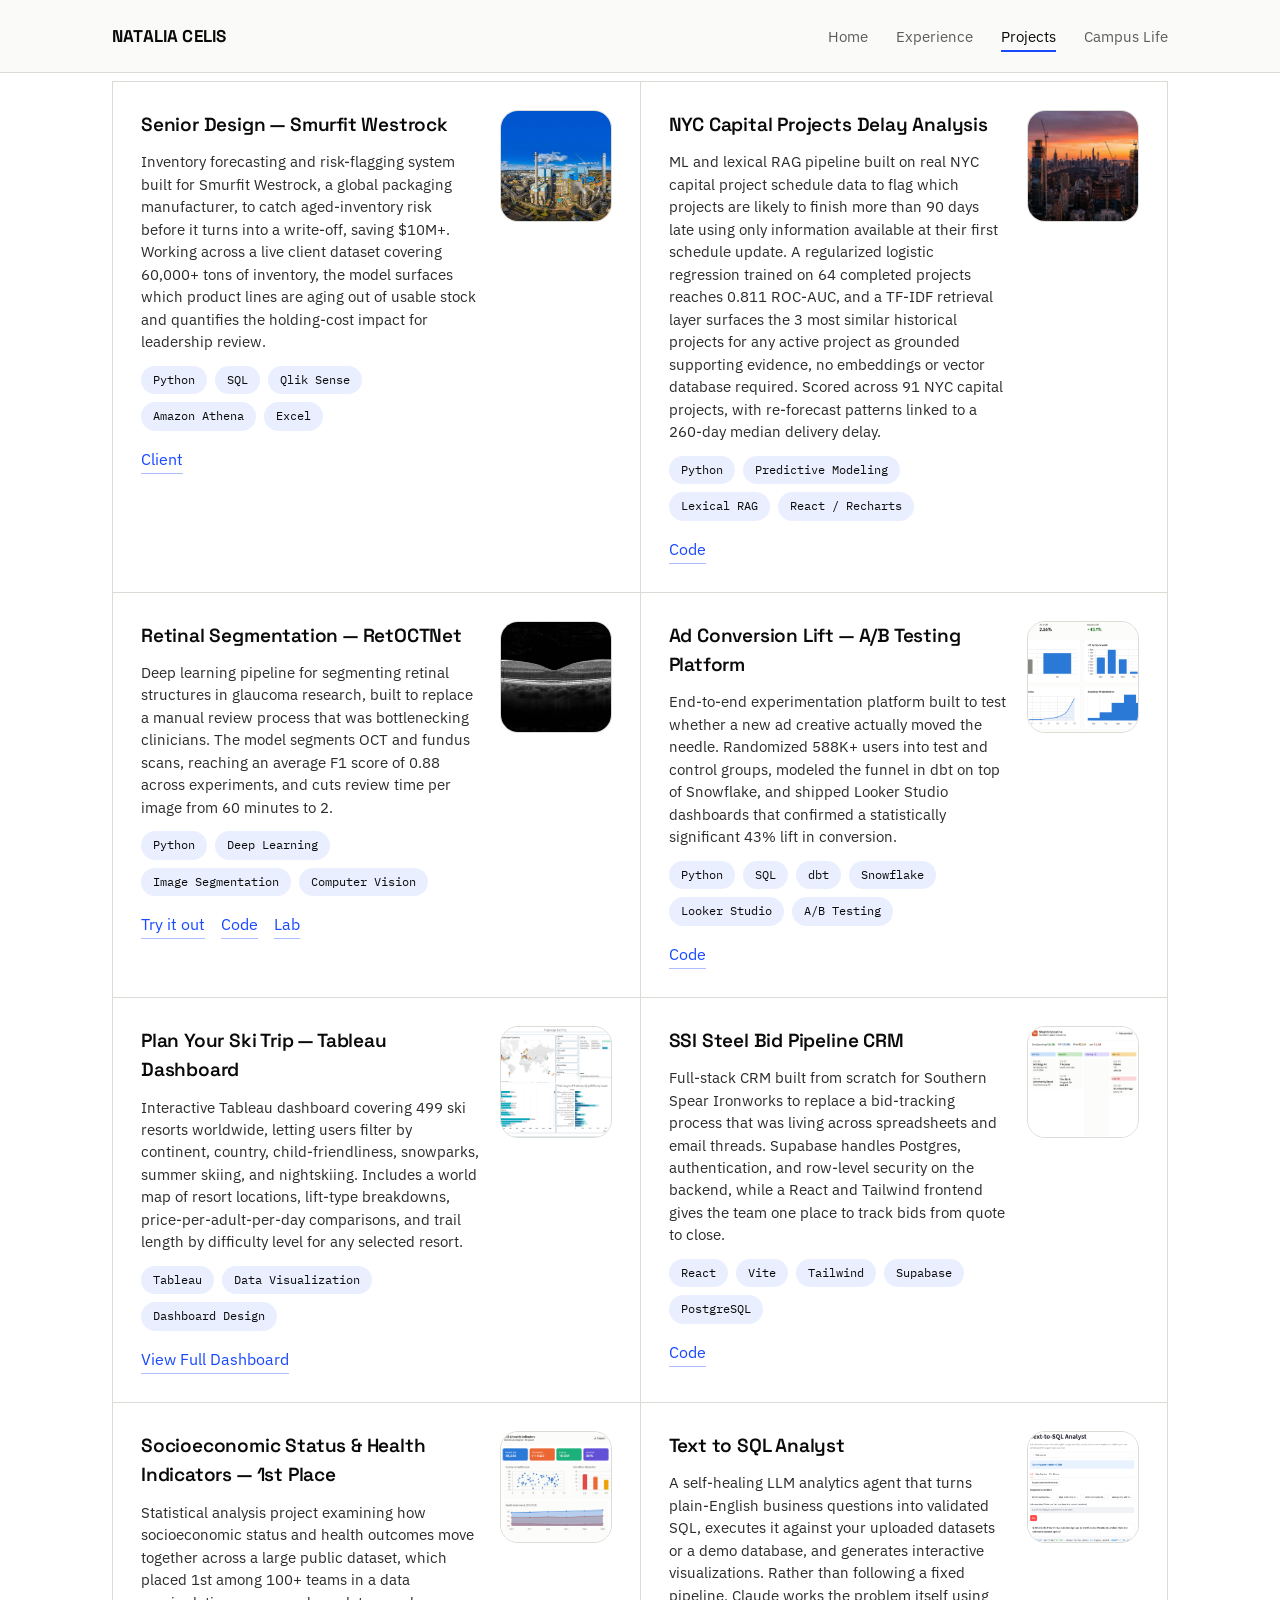
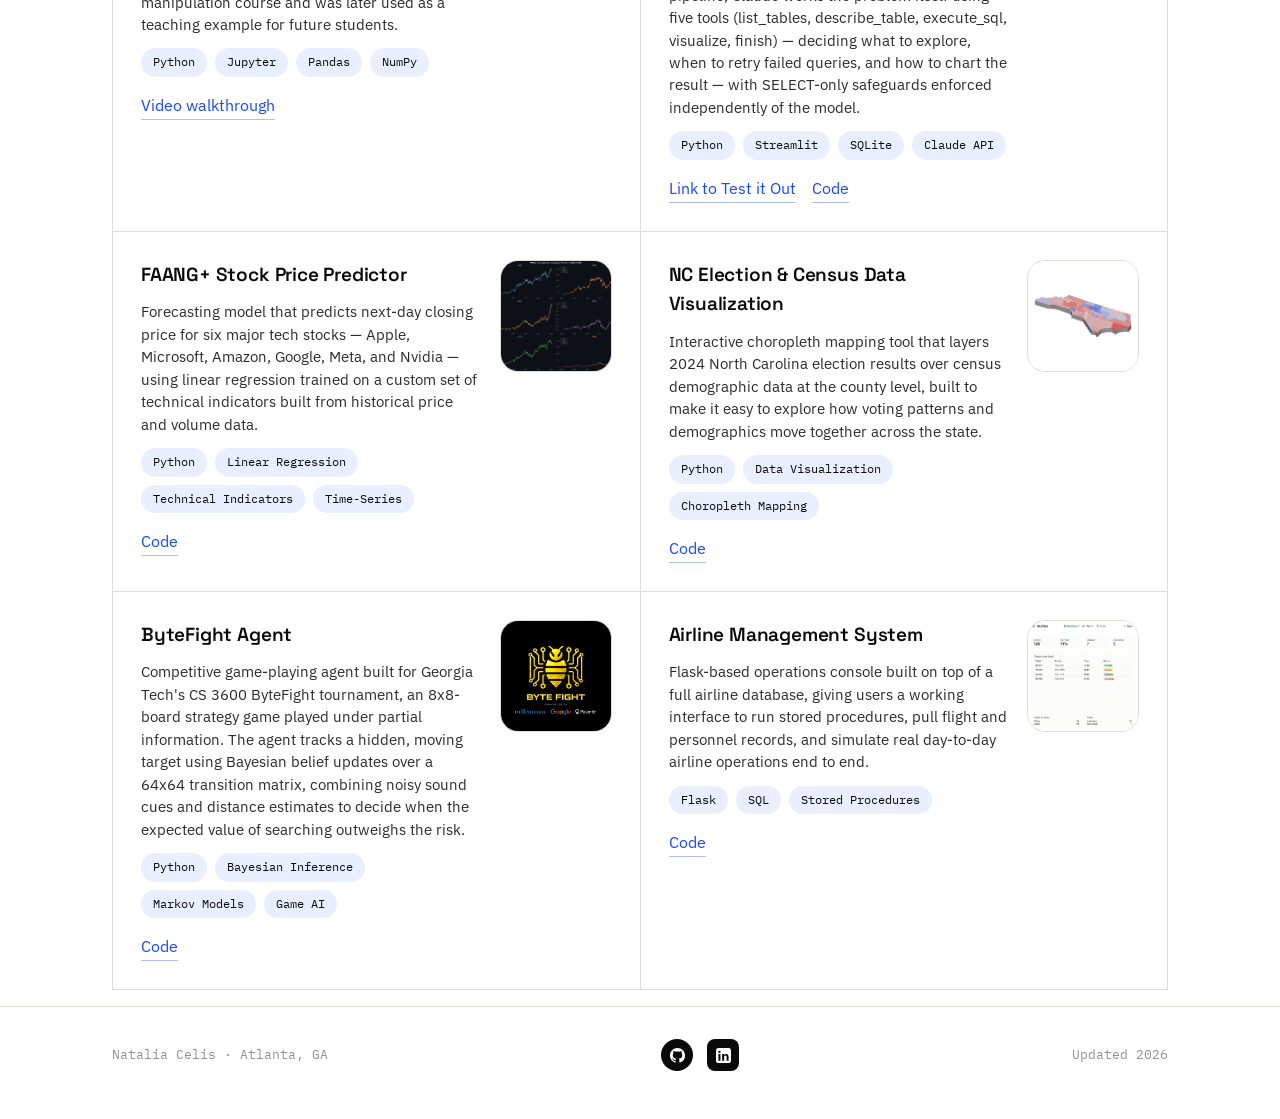
<file: projects.html>
<!DOCTYPE html>
<html lang="en">
<head>
  <meta charset="UTF-8">
  <meta name="viewport" content="width=device-width, initial-scale=1.0">
  <title>Projects — Natalia Celis</title>
  <link rel="stylesheet" href="css/style.css">
</head>
<body>

<header class="site-header">
  <div class="wrap">
    <a href="index.html" class="mark">Natalia Celis</a>
    <nav class="primary">
      <ul>
        <li><a href="index.html">Home</a></li>
        <li><a href="experience.html">Experience</a></li>
        <li><a href="projects.html" class="active">Projects</a></li>
        <li><a href="campus.html">Campus Life</a></li>
      </ul>
    </nav>
    <button class="nav-toggle" aria-label="Toggle menu"><span></span></button>
  </div>
</header>

<main>
  <div class="wrap">


    <div class="projects-grid">

      <div class="project-card">
        <div class="card-text">
          <h3>Senior Design — Smurfit Westrock</h3>
          <p class="desc">Inventory forecasting and risk-flagging system built for Smurfit Westrock, a global packaging manufacturer, to catch aged-inventory risk before it turns into a write-off, saving $10M+. Working across a live client dataset covering 60,000+ tons of inventory, the model surfaces which product lines are aging out of usable stock and quantifies the holding-cost impact for leadership review.</p>
          <div class="stack"><span>Python</span><span>SQL</span><span>Qlik Sense</span><span>Amazon Athena</span><span>Excel</span></div>
          <div class="plinks">
            <a class="link" href="https://www.smurfitwestrock.com/" target="_blank" rel="noopener">Client</a>
          </div>
        </div>
        <div class="card-image"><img src="images/smurfit.jpg" alt=""></div>
      </div>

      <div class="project-card">
        <div class="card-text">
          <h3>NYC Capital Projects Delay Analysis</h3>
          <p class="desc">ML and lexical RAG pipeline built on real NYC capital project schedule data to flag which projects are likely to finish more than 90 days late using only information available at their first schedule update. A regularized logistic regression trained on 64 completed projects reaches 0.811 ROC-AUC, and a TF-IDF retrieval layer surfaces the 3 most similar historical projects for any active project as grounded supporting evidence, no embeddings or vector database required. Scored across 91 NYC capital projects, with re-forecast patterns linked to a 260-day median delivery delay.</p>
          <div class="stack"><span>Python</span><span>Predictive Modeling</span><span>Lexical RAG</span><span>React / Recharts</span></div>
          <div class="plinks">
            <a class="link" href="https://github.com/NataliaCelis/NYCCapitalProjects" target="_blank" rel="noopener">Code</a>
          </div>
        </div>
        <div class="card-image"><img src="images/nyc.png" alt=""></div>
      </div>

      <div class="project-card">
        <div class="card-text">
          <h3>Retinal Segmentation — RetOCTNet</h3>
          <p class="desc">Deep learning pipeline for segmenting retinal structures in glaucoma research, built to replace a manual review process that was bottlenecking clinicians. The model segments OCT and fundus scans, reaching an average F1 score of 0.88 across experiments, and cuts review time per image from 60 minutes to 2.</p>
          <div class="stack"><span>Python</span><span>Deep Learning</span><span>Image Segmentation</span><span>Computer Vision</span></div>
          <div class="plinks">
            <a class="link" href="https://huggingface.co/spaces/NataliaCelis/RetOCTNet" target="_blank" rel="noopener">Try it out</a>
            <a class="link" href="https://github.com/NataliaCelis/RetOCTNet" target="_blank" rel="noopener">Code</a>
            <a class="link" href="https://feola.bme.gatech.edu/" target="_blank" rel="noopener">Lab</a>
          </div>
        </div>
        <div class="card-image"><img src="images/oct.jpeg" alt=""></div>
      </div>

      <div class="project-card">
        <div class="card-text">
          <h3>Ad Conversion Lift — A/B Testing Platform</h3>
          <p class="desc">End-to-end experimentation platform built to test whether a new ad creative actually moved the needle. Randomized 588K+ users into test and control groups, modeled the funnel in dbt on top of Snowflake, and shipped Looker Studio dashboards that confirmed a statistically significant 43% lift in conversion.</p>
          <div class="stack"><span>Python</span><span>SQL</span><span>dbt</span><span>Snowflake</span><span>Looker Studio</span><span>A/B Testing</span></div>
          <div class="plinks">
            <a class="link" href="https://github.com/NataliaCelis/AdLift" target="_blank" rel="noopener">Code</a>
          </div>
        </div>
        <div class="card-image"><img src="images/ad.png" alt=""></div>
      </div>

      <div class="project-card">
        <div class="card-text">
          <h3>Plan Your Ski Trip — Tableau Dashboard</h3>
          <p class="desc">Interactive Tableau dashboard covering 499 ski resorts worldwide, letting users filter by continent, country, child-friendliness, snowparks, summer skiing, and nightskiing. Includes a world map of resort locations, lift-type breakdowns, price-per-adult-per-day comparisons, and trail length by difficulty level for any selected resort.</p>
          <div class="stack"><span>Tableau</span><span>Data Visualization</span><span>Dashboard Design</span></div>
          <div class="plinks">
            <a class="link" href="https://docs.google.com/presentation/d/12EZqsMvOVNWgR6AybRHkJMlfIqXSGgEZ/edit?usp=sharing&ouid=102619297383822245388&rtpof=true&sd=true" target="_blank" rel="noopener">View Full Dashboard</a>
          </div>
        </div>
        <div class="card-image"><img src="images/skitrip.png" alt=""></div>
      </div>

      <div class="project-card">
        <div class="card-text">
          <h3>SSI Steel Bid Pipeline CRM</h3>
          <p class="desc">Full-stack CRM built from scratch for Southern Spear Ironworks to replace a bid-tracking process that was living across spreadsheets and email threads. Supabase handles Postgres, authentication, and row-level security on the backend, while a React and Tailwind frontend gives the team one place to track bids from quote to close.</p>
          <div class="stack"><span>React</span><span>Vite</span><span>Tailwind</span><span>Supabase</span><span>PostgreSQL</span></div>
          <div class="plinks">
            <a class="link" href="https://github.com/NataliaCelis/SSI-CRM" target="_blank" rel="noopener">Code</a>
          </div>
        </div>
        <div class="card-image"><img src="images/crm.png" alt=""></div>
      </div>

      <div class="project-card">
        <div class="card-text">
          <h3>Socioeconomic Status &amp; Health Indicators — 1st Place</h3>
          <p class="desc">Statistical analysis project examining how socioeconomic status and health outcomes move together across a large public dataset, which placed 1st among 100+ teams in a data manipulation course and was later used as a teaching example for future students.</p>
          <div class="stack"><span>Python</span><span>Jupyter</span><span>Pandas</span><span>NumPy</span></div>
          <div class="plinks">
            <a class="link" href="https://youtu.be/zqhofl1ofiM?si=qqPV6O8-vsW2pm6j" target="_blank" rel="noopener">Video walkthrough</a>
          </div>
        </div>
        <div class="card-image"><img src="images/socio.png" alt=""></div>
      </div>

     <div class="project-card">
      <div class="card-text">
        <h3>Text to SQL Analyst</h3>
        <p class="desc">A self-healing LLM analytics agent that turns plain-English business questions into validated SQL, executes it against your uploaded datasets or a demo database, and generates interactive visualizations. Rather than following a fixed pipeline, Claude works the problem itself using five tools (list_tables, describe_table, execute_sql, visualize, finish) — deciding what to explore, when to retry failed queries, and how to chart the result — with SELECT-only safeguards enforced independently of the model.</p>
        <div class="stack"><span>Python</span><span>Streamlit</span><span>SQLite</span><span>Claude API</span></div>
        <div class="plinks">
          <a class="link" href="https://text2sqlproject.streamlit.app/" target="_blank" rel="noopener">Link to Test it Out</a>
          <a class="link" href="https://github.com/NataliaCelis/text2sql" target="_blank" rel="noopener">Code</a>
        </div>
      </div>
      <div class="card-image"><img src="images/text.png" alt=""></div>
    </div>

      <div class="project-card">
        <div class="card-text">
          <h3>FAANG+ Stock Price Predictor</h3>
          <p class="desc">Forecasting model that predicts next-day closing price for six major tech stocks — Apple, Microsoft, Amazon, Google, Meta, and Nvidia — using linear regression trained on a custom set of technical indicators built from historical price and volume data.</p>
          <div class="stack"><span>Python</span><span>Linear Regression</span><span>Technical Indicators</span><span>Time-Series</span></div>
          <div class="plinks">
            <a class="link" href="https://github.com/NataliaCelis/StockPredictor" target="_blank" rel="noopener">Code</a>
          </div>
        </div>
        <div class="card-image"><img src="images/faang.png" alt=""></div>
      </div>

      <div class="project-card">
        <div class="card-text">
          <h3>NC Election &amp; Census Data Visualization</h3>
          <p class="desc">Interactive choropleth mapping tool that layers 2024 North Carolina election results over census demographic data at the county level, built to make it easy to explore how voting patterns and demographics move together across the state.</p>
          <div class="stack"><span>Python</span><span>Data Visualization</span><span>Choropleth Mapping</span></div>
          <div class="plinks">
            <a class="link" href="https://github.com/NataliaCelis/2024election" target="_blank" rel="noopener">Code</a>
          </div>
        </div>
        <div class="card-image"><img src="images/nc.png" alt=""></div>
      </div>

      <div class="project-card">
        <div class="card-text">
          <h3>ByteFight Agent</h3>
          <p class="desc">Competitive game-playing agent built for Georgia Tech's CS 3600 ByteFight tournament, an 8x8-board strategy game played under partial information. The agent tracks a hidden, moving target using Bayesian belief updates over a 64x64 transition matrix, combining noisy sound cues and distance estimates to decide when the expected value of searching outweighs the risk.</p>
          <div class="stack"><span>Python</span><span>Bayesian Inference</span><span>Markov Models</span><span>Game AI</span></div>
          <div class="plinks">
            <a class="link" href="https://github.com/NataliaCelis/3600ByteFight" target="_blank" rel="noopener">Code</a>
          </div>
        </div>
        <div class="card-image"><img src="images/byte.jpeg" alt=""></div>
      </div>

      <div class="project-card">
        <div class="card-text">
          <h3>Airline Management System</h3>
          <p class="desc">Flask-based operations console built on top of a full airline database, giving users a working interface to run stored procedures, pull flight and personnel records, and simulate real day-to-day airline operations end to end.</p>
          <div class="stack"><span>Flask</span><span>SQL</span><span>Stored Procedures</span></div>
          <div class="plinks">
            <a class="link" href="https://github.com/NataliaCelis/CS-4400-Phase-4" target="_blank" rel="noopener">Code</a>
          </div>
        </div>
        <div class="card-image"><img src="images/airline.png" alt=""></div>
      </div>



    </div>

  </div>
</main>

<footer class="site-footer">
  <div class="wrap">
    <span class="fine">Natalia Celis · Atlanta, GA</span>
    <div class="footer-icons">
      <a href="https://github.com/NataliaCelis" target="_blank" rel="noopener" aria-label="GitHub">
        <svg viewBox="0 0 16 16" width="16" height="16" xmlns="http://www.w3.org/2000/svg"><path d="M8 0C3.58 0 0 3.58 0 8c0 3.54 2.29 6.53 5.47 7.59.4.07.55-.17.55-.38 0-.19-.01-.82-.01-1.49-2.01.37-2.53-.49-2.69-.94-.09-.23-.48-.94-.82-1.13-.28-.15-.68-.52-.01-.53.63-.01 1.08.58 1.23.82.72 1.21 1.87.87 2.33.66.07-.52.28-.87.51-1.07-1.78-.2-3.64-.89-3.64-3.95 0-.87.31-1.59.82-2.15-.08-.2-.36-1.02.08-2.12 0 0 .67-.21 2.2.82.64-.18 1.32-.27 2-.27.68 0 1.36.09 2 .27 1.53-1.04 2.2-.82 2.2-.82.44 1.1.16 1.92.08 2.12.51.56.82 1.27.82 2.15 0 3.07-1.87 3.75-3.65 3.95.29.25.54.73.54 1.48 0 1.07-.01 1.93-.01 2.2 0 .21.15.46.55.38A8.01 8.01 0 0 0 16 8c0-4.42-3.58-8-8-8z"/></svg>
      </a>
      <a href="https://www.linkedin.com/in/natalia-celis/" target="_blank" rel="noopener" aria-label="LinkedIn" class="linkedin"><svg viewBox="0 0 16 16" width="16" height="16" xmlns="http://www.w3.org/2000/svg"><path d="M13.5 0h-11C1.12 0 0 1.12 0 2.5v11C0 14.88 1.12 16 2.5 16h11c1.38 0 2.5-1.12 2.5-2.5v-11C16 1.12 14.88 0 13.5 0zM4.75 13.5h-2.2v-7h2.2v7zM3.65 5.4a1.28 1.28 0 1 1 0-2.56 1.28 1.28 0 0 1 0 2.56zM13.5 13.5h-2.2v-3.6c0-.86-.02-1.96-1.2-1.96-1.2 0-1.38.94-1.38 1.9v3.66h-2.2v-7h2.11v.96h.03c.3-.56 1.02-1.15 2.1-1.15 2.25 0 2.66 1.48 2.66 3.4v3.79z"/></svg></a>
    </div>
    <span class="fine">Updated 2026</span>
  </div>
</footer>

<script src="js/main.js"></script>
</body>
</html>
</file>
<file: css/style.css>
@import url('https://fonts.googleapis.com/css2?family=Space+Grotesk:wght@400;500;600;700&family=IBM+Plex+Sans:wght@400;500;600&family=IBM+Plex+Mono:wght@400;500&display=swap');

/* ---------- Tokens ---------- */
:root{
  --black:#0a0a0a;
  --white:#ffffff;
  --paper:#ffffff;
  --blue:#1848ff;
  --blue-tint:#eaefff;
  --gray:#5c5c5c;
  --gray-light:#8f8f8c;
  --line:#dcdcd6;

  --display: 'Space Grotesk', sans-serif;
  --body: 'IBM Plex Sans', sans-serif;
  --mono: 'IBM Plex Mono', monospace;

  --rail: 150px;         /* right-hand data rail width */
  --content-max: 760px;
  --gutter: 32px;
}

*{ box-sizing:border-box; }
html{ scroll-behavior:smooth; }
body{
  margin:0;
  background:var(--paper);
  color:var(--black);
  font-family:var(--body);
  font-size:16px;
  line-height:1.55;
  -webkit-font-smoothing:antialiased;
}
img{ max-width:100%; display:block; }
a{ color:inherit; text-decoration:none; }
a.link{
  color:var(--blue);
  border-bottom:1px solid rgba(24,72,255,0.35);
  padding-bottom:1px;
  transition:border-color .15s ease, opacity .15s ease;
}
a.link:hover{ border-color:var(--blue); opacity:0.75; }
h1,h2,h3{ font-family:var(--display); margin:0; font-weight:600; letter-spacing:-0.01em; }
h1,h2{ text-transform:uppercase; font-weight:700; letter-spacing:0.01em; }
p{ margin:0; }
ul{ margin:0; padding:0; list-style:none; }

:focus-visible{
  outline:2px solid var(--blue);
  outline-offset:3px;
}

@media (prefers-reduced-motion: reduce){
  *{ animation-duration:.001ms !important; transition-duration:.001ms !important; scroll-behavior:auto !important; }
}

/* ---------- Shell ---------- */
.wrap{
  max-width:1120px;
  margin:0 auto;
  padding:0 var(--gutter);
}

/* ---------- Nav ---------- */
.site-header{
  position:sticky; top:0; z-index:20;
  background:rgba(250,250,249,0.92);
  backdrop-filter:blur(6px);
  border-bottom:1px solid var(--line);
}
.site-header .wrap{
  display:flex; align-items:center; justify-content:space-between;
  height:72px;
}
.mark{
  display:flex; align-items:center; gap:10px;
  font-family:var(--display); font-weight:700; font-size:17px;
  text-transform:uppercase; letter-spacing:0.01em;
  transition:opacity .15s ease;
}
.mark:hover{ opacity:0.7; }
nav.primary ul{ display:flex; gap:28px; }
nav.primary a{
  font-size:14.5px; color:var(--gray);
  position:relative;
  padding:4px 0;
  transition:color .15s ease;
}
nav.primary a:hover{ color:var(--black); }
nav.primary a.active{ color:var(--black); }
nav.primary a::after{
  content:"";
  position:absolute; left:0; right:0; bottom:-2px;
  height:2px; background:var(--blue);
  transform:scaleX(0); transform-origin:left;
  transition:transform .2s ease;
}
nav.primary a:hover::after,
nav.primary a.active::after{ transform:scaleX(1); }
.nav-toggle{ display:none; }

@media (max-width:720px){
  nav.primary ul{
    position:fixed; inset:72px 0 auto 0;
    flex-direction:column; gap:0;
    background:var(--paper);
    border-bottom:1px solid var(--line);
    padding:8px var(--gutter) 20px;
    transform:translateY(-8px);
    opacity:0; pointer-events:none;
    transition:opacity .15s ease, transform .15s ease;
  }
  nav.primary ul.open{
    opacity:1; pointer-events:auto; transform:translateY(0);
  }
  nav.primary a{ display:block; padding:12px 0; border-bottom:1px solid var(--line); font-size:16px; }
  .nav-toggle{
    display:block; background:none; border:1px solid var(--black);
    width:38px; height:34px; cursor:pointer; position:relative;
  }
  .nav-toggle span, .nav-toggle::before, .nav-toggle::after{
    content:""; position:absolute; left:9px; right:9px; height:1.5px; background:var(--black);
  }
  .nav-toggle::before{ top:12px; }
  .nav-toggle::after{ bottom:12px; }
  .nav-toggle span{ top:17px; }
}

/* ---------- Page header block ---------- */
.page-head{
  padding:56px 0 40px;
  border-bottom:1px solid var(--line);
}
.page-head h1{ font-size:clamp(32px,5vw,44px); max-width:640px; }
.page-head .sub{
  margin-top:14px; color:var(--gray); max-width:560px; font-size:16px;
}

/* ---------- Row: content column + right rail ---------- */
.row{
  display:grid;
  grid-template-columns: 1fr var(--rail);
  gap:var(--gutter);
  padding:36px 0;
  border-bottom:1px solid var(--line);
  transition:background .2s ease;
}
.row.has-logo{ grid-template-columns: 56px 1fr var(--rail); }
.row:last-child{ border-bottom:none; }
.row:hover{ background:var(--blue-tint); }
.row .logo{
  width:56px; height:56px; border-radius:12px;
  background:var(--white); border:1px solid var(--line);
  display:flex; align-items:center; justify-content:center;
  overflow:hidden; padding:5px;
  cursor:zoom-in;
  transition:transform .25s ease, background .25s ease;
}
.row .logo img{ max-width:100%; max-height:100%; width:auto; height:auto; object-fit:contain; }
.row:hover .logo{ transform:rotate(-3deg) scale(1.05); background:var(--blue-tint); }
.row .rail{
  font-family:var(--mono); font-size:12.5px; color:var(--gray);
  text-align:right; padding-top:4px; white-space:nowrap;
}
.row .content{ transition:transform .2s ease; }
.row:hover .content{ transform:translateX(4px); }
.row .content h3{ font-size:20px; text-transform:none; }
.row .content .role{ margin-top:4px; color:var(--black); font-size:15.5px; }
.row .content .loc{ margin-top:2px; color:var(--gray); font-size:14px; }
.row .content ul.bullets{ margin-top:14px; display:flex; flex-direction:column; gap:8px; }
.row .content ul.bullets li{
  font-size:15px; color:#2b2b2b; padding-left:16px; position:relative;
}
.row .content ul.bullets li::before{
  content:""; position:absolute; left:0; top:9px;
  width:6px; height:1.5px; background:var(--blue);
}
.row .links{ margin-top:14px; display:flex; gap:18px; flex-wrap:wrap; }

@media (max-width:640px){
  .row{ grid-template-columns:1fr; }
  .row.has-logo{ grid-template-columns:1fr; }
  .row .rail{ text-align:left; padding-top:0; order:-1; }
  .row .logo{ order:-2; margin-bottom:4px; }
}

/* ---------- Home hero ---------- */
.hero{
  padding:64px 0 40px;
  display:grid;
  grid-template-columns: 1.4fr 0.9fr;
  gap:48px;
  align-items:start;
  border-bottom:1px solid var(--line);
}
.hero h1{ font-size:clamp(38px,6vw,58px); line-height:1.05; }
.hero .role-line{
  margin-top:16px; font-size:18px; color:var(--black); font-family:var(--display); font-weight:500;
}
.hero .loc-line{ margin-top:6px; color:var(--gray); font-size:15px; }
.hero .intro{ margin-top:24px; max-width:520px; font-size:16.5px; color:#2b2b2b; }
.hero .cta-row{ margin-top:28px; display:flex; gap:22px; flex-wrap:wrap; align-items:center; }

.headshot-frame{
  border:1.5px solid var(--black);
  aspect-ratio:4/5;
  overflow:hidden;
  background:var(--white);
}
.headshot-frame img{ width:100%; height:100%; object-fit:cover; }

@media (max-width:800px){
  .hero{ grid-template-columns:1fr; }
  .headshot-frame{ max-width:280px; }
}

/* ---------- Data strip ---------- */
.data-strip{
  padding:32px 0;
  border-bottom:1px solid var(--line);
  display:grid;
  grid-template-columns:repeat(4,1fr);
  gap:20px;
}
.data-strip .stat .num{
  font-family:var(--mono); font-size:clamp(22px,3.4vw,30px); color:var(--blue);
}
.data-strip .stat .label{ margin-top:6px; font-size:13.5px; color:var(--gray); }
@media (max-width:640px){
  .data-strip{ grid-template-columns:repeat(2,1fr); }
}

/* ---------- Section ---------- */
.section{ padding:48px 0; border-bottom:1px solid var(--line); }
.section:last-of-type{ border-bottom:none; }
.section h2{ font-size:24px; margin-bottom:22px; }

/* Currently list */
.currently li{
  display:grid; grid-template-columns: 18px 1fr; gap:12px;
  padding:12px 0; border-top:1px solid var(--line);
  font-size:15.5px;
}
.currently li:first-child{ border-top:none; }
.currently li::before{
  content:""; width:6px; height:6px; border-radius:50%; background:var(--blue);
  margin-top:8px;
}
.currently .co{ color:var(--gray); font-size:14px; }

/* Off the clock */
.offclock{ display:flex; flex-wrap:wrap; gap:12px; }
.offclock span{
  font-family:var(--mono); font-size:13.5px;
  border:1px solid var(--line); padding:7px 12px;
  color:#2b2b2b;
}

/* Contact */
.contact-list{ display:flex; flex-wrap:wrap; gap:26px; }
.contact-list a{ font-size:15px; }

/* ---------- Projects grid ---------- */
.projects-grid{
  display:grid; grid-template-columns:repeat(2,1fr); gap:1px;
  background:var(--line);
  border:1px solid var(--line);
  margin-top:8px;
}
.project-card{
  background:var(--paper); padding:28px;
  display:flex; gap:20px; align-items:flex-start;
  transition:background .2s ease;
}
.project-card:hover{ background:var(--blue-tint); }
.project-card .card-text{
  flex:1; min-width:0;
  display:flex; flex-direction:column; gap:12px;
}
.project-card .card-image{
  width:112px; height:112px; flex-shrink:0;
  border-radius:18px; overflow:hidden;
  border:1px solid var(--line);
  background:var(--white);
  cursor:zoom-in;
}
.project-card .card-image img{ width:100%; height:100%; object-fit:cover; transition:transform .35s ease; }
.project-card:hover .card-image img{ transform:scale(1.08); }
.project-card h3{ font-size:19px; text-transform:none; }
.project-card .stack{ display:flex; flex-wrap:wrap; gap:8px; }
.project-card .stack span{
  font-family:var(--mono); font-size:12px; color:var(--black);
  background:var(--blue-tint);
  border-radius:999px;
  padding:5px 12px;
}
.project-card p.desc{ font-size:14.5px; color:#2b2b2b; }
.project-card .plinks{ display:flex; gap:16px; margin-top:4px; }

@media (max-width:720px){
  .projects-grid{ grid-template-columns:1fr; }
}
@media (max-width:520px){
  .project-card{ flex-direction:column-reverse; }
  .project-card .card-image{ width:88px; height:88px; }
}

/* ---------- Coursework tags ---------- */
.tag-grid{ display:flex; flex-wrap:wrap; gap:12px; }
.tag-grid span{
  font-family:var(--mono); font-size:13px;
  background:var(--blue-tint); color:var(--black);
  padding:8px 12px; border:1px solid var(--line);
  transition:transform .15s ease, border-color .15s ease, background .15s ease;
}
.tag-grid span:hover{
  transform:translateY(-3px);
  border-color:var(--blue);
  background:var(--white);
}

.skills-group{ margin-bottom:38px; }
.skills-group:last-child{ margin-bottom:0; }
.skills-group h3{
  font-family:var(--mono); font-size:12px; color:var(--gray);
  text-transform:uppercase; letter-spacing:0.08em;
  margin-bottom:16px;
}

/* ---------- Course groups (Campus Life) ---------- */
.course-groups{
  display:grid; grid-template-columns:repeat(3,1fr); gap:36px;
}
.course-group h3{
  font-family:var(--body); font-weight:600; font-size:14.5px;
  color:var(--gray); margin-bottom:4px;
}
.course-group ul{ margin-top:10px; }
.course-group li{
  font-size:14.5px; padding:10px 0; border-top:1px solid var(--line);
}
.course-group li:first-child{ border-top:none; }
@media (max-width:800px){
  .course-groups{ grid-template-columns:1fr 1fr; }
}
@media (max-width:560px){
  .course-groups{ grid-template-columns:1fr; }
}

/* ---------- Work I'm exploring / Skills I use (narrative lists) ---------- */
.narrative-list{ display:flex; flex-direction:column; }
.narrative-list li{
  padding:16px 0; border-top:1px solid var(--line);
  font-size:15px; color:#2b2b2b; display:flex; gap:14px;
}
.narrative-list li:first-child{ border-top:none; }
.narrative-list li .idx{
  font-family:var(--mono); font-size:13px; color:var(--blue); flex-shrink:0; padding-top:1px;
}
.category-intro{ color:var(--gray); font-size:15px; max-width:600px; margin-bottom:8px; }

/* ---------- Work I've done / doing / exploring — home columns ---------- */
.narrative-list.compact li{ padding:11px 0; font-size:14.5px; }
.work-groups{
  display:grid; grid-template-columns:repeat(4,1fr); gap:32px; align-items:start;
}
.work-groups h2{ font-size:16px; margin-bottom:6px; }
@media (max-width:900px){
  .work-groups{ grid-template-columns:repeat(2,1fr); gap:28px 32px; }
}
@media (max-width:560px){
  .work-groups{ grid-template-columns:1fr; }
}
/* ---------- Campus club entries with photo collage ---------- */
.club{
  display:grid; grid-template-columns: 1fr 280px; gap:28px;
  padding:36px 0; border-bottom:1px solid var(--line);
  transition:background .2s ease;
}
.club:last-child{ border-bottom:none; }
.club:hover{ background:var(--blue-tint); }
.club .content h3{ font-size:20px; text-transform:none; }
.club .content .role{ margin-top:4px; font-size:15.5px; }
.club .content .dates{ margin-top:2px; font-family:var(--mono); font-size:13px; color:var(--gray); }
.club .content ul.bullets{ margin-top:14px; display:flex; flex-direction:column; gap:8px; }
.club .content ul.bullets li{ font-size:15px; color:#2b2b2b; padding-left:16px; position:relative; }
.club .content ul.bullets li::before{
  content:""; position:absolute; left:0; top:9px;
  width:6px; height:1.5px; background:var(--blue);
}
.club .links{ margin-top:14px; display:flex; gap:18px; }

.collage{
  display:grid; grid-template-columns:repeat(2,1fr); grid-auto-rows:88px; gap:6px;
}
.collage img{
  width:100%; height:100%; object-fit:cover; border-radius:10px;
  transition:transform .3s ease;
  cursor:zoom-in;
}
.collage img:hover{ transform:scale(1.04); }
.collage img:only-child{ grid-column:1/-1; grid-row:1/4; border-radius:14px; }
.collage img:first-child:nth-last-child(3){ grid-column:1/-1; grid-row:1/2; }

@media (max-width:720px){
  .club{ grid-template-columns:1fr; }
  .collage{ grid-auto-rows:110px; max-width:360px; }
}

/* ---------- Lightbox (click-to-enlarge project images) ---------- */
.lightbox-overlay{
  position:fixed; inset:0; background:rgba(10,10,10,0.9);
  display:flex; align-items:center; justify-content:center;
  z-index:100; opacity:0; pointer-events:none;
  transition:opacity .2s ease;
}
.lightbox-overlay.open{ opacity:1; pointer-events:auto; }
.lightbox-overlay img{
  max-width:88vw; max-height:82vh;
  border-radius:12px;
  box-shadow:0 20px 60px rgba(0,0,0,0.4);
}
.lightbox-close{
  position:absolute; top:24px; right:28px;
  color:var(--white); font-family:var(--mono); font-size:13px;
  border:1px solid rgba(255,255,255,0.4); border-radius:999px;
  padding:7px 16px; cursor:pointer;
  transition:background .15s ease;
}
.lightbox-close:hover{ background:rgba(255,255,255,0.12); }

/* ---------- Scroll reveal ---------- */
.reveal{ opacity:0; transform:translateY(16px); transition:opacity .5s ease, transform .5s ease; }
.reveal.in-view{ opacity:1; transform:translateY(0); }

/* ---------- Contact icons (home hero, under photo) ---------- */
.contact-icons{ display:flex; flex-direction:column; gap:14px; margin-top:24px; }
.contact-icons a{
  display:flex; align-items:center; gap:14px;
  font-size:14.5px; color:var(--gray);
  transition:color .15s ease;
}
.contact-icons a:hover{ color:var(--black); }
.contact-icons .icon{
  width:34px; height:34px; border-radius:50%;
  display:flex; align-items:center; justify-content:center;
  background:var(--black); flex-shrink:0;
  transition:transform .2s ease;
}
.contact-icons a:hover .icon{ transform:scale(1.08); }
.contact-icons .icon svg{ width:16px; height:16px; fill:var(--white); }
.contact-icons .icon.linkedin{
  background:var(--black); border-radius:9px;
}
.contact-icons .icon.linkedin svg{ fill:var(--white); }

/* ---------- Footer social icons ---------- */
.footer-icons{ display:flex; flex-direction:row; align-items:center; gap:14px; }
.footer-icons a{
  width:32px; height:32px; border-radius:50%;
  background:var(--black);
  display:flex; align-items:center; justify-content:center;
  flex-shrink:0;
  transition:background .15s ease, transform .15s ease;
}
.footer-icons a:hover{ background:var(--blue); transform:translateY(-2px); }
.footer-icons a svg{ width:15px; height:15px; fill:var(--white); flex-shrink:0; }
.footer-icons a.linkedin{
  border-radius:8px;
}

footer.site-footer{
  border-top:1px solid var(--line);
  padding:32px 0 48px;
  margin-top:16px;
}
footer.site-footer .wrap{
  display:flex; justify-content:space-between; align-items:center; flex-wrap:wrap; gap:12px;
}
footer.site-footer .fine{ color:var(--gray-light); font-size:13px; font-family:var(--mono); }
</file>
